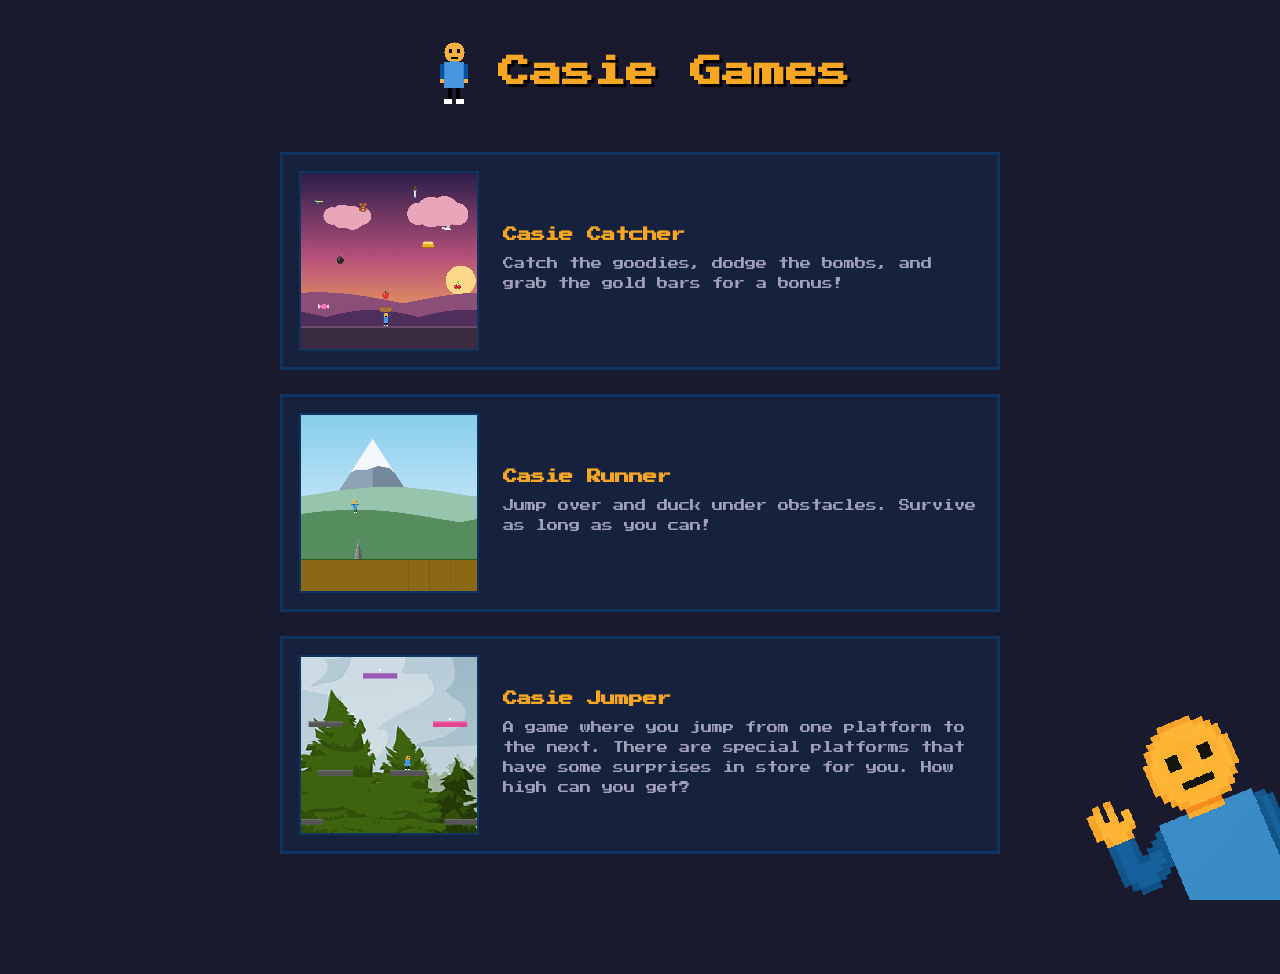
<file: index.html>
<!DOCTYPE html>
<html lang="en">
<head>
  <meta charset="UTF-8">
  <meta name="viewport" content="width=device-width, initial-scale=1.0">
  <link rel="preconnect" href="https://fonts.googleapis.com">
  <link rel="preconnect" href="https://fonts.gstatic.com" crossorigin>
  <link href="https://fonts.googleapis.com/css2?family=Press+Start+2P&display=swap" rel="stylesheet">
  <link rel="icon" href="favicon.ico" sizes="any">
  <link rel="icon" type="image/png" href="favicon.png">
  <link rel="apple-touch-icon" href="apple-touch-icon.png">
  <title>Casie Games</title>
  <style>
    * { margin: 0; padding: 0; box-sizing: border-box; }

    body {
      background: #1a1a2e;
      color: #e0e0e0;
      font-family: 'Press Start 2P', monospace;
      min-height: 100vh;
      padding: 40px 20px 120px;
      image-rendering: pixelated;
    }

    .header {
      display: flex;
      align-items: center;
      justify-content: center;
      gap: 20px;
      margin-bottom: 48px;
    }

    .header img {
      width: auto;
      height: 64px;
      image-rendering: pixelated;
    }

    .header h1 {
      font-size: 2rem;
      color: #f5a623;
      text-shadow: 3px 3px 0 #000;
    }

    .game-list {
      max-width: 720px;
      margin: 0 auto;
      display: flex;
      flex-direction: column;
      gap: 24px;
    }

    .game-card {
      display: flex;
      align-items: center;
      gap: 24px;
      background: #16213e;
      border: 3px solid #0f3460;
      padding: 16px;
      text-decoration: none;
      color: #e0e0e0;
      transition: border-color 0.15s, transform 0.15s;
    }

    .game-card:hover {
      border-color: #f5a623;
      transform: translateY(-2px);
    }

    .game-card img {
      width: 180px;
      height: auto;
      flex-shrink: 0;
      image-rendering: pixelated;
      border: 2px solid #0f3460;
    }

    .game-info h2 {
      font-size: 0.9rem;
      color: #f5a623;
      margin-bottom: 12px;
    }

    .game-info p {
      font-size: 0.7rem;
      line-height: 1.8;
      color: #a0a0b8;
    }

    .mascot-corner {
      position: fixed;
      bottom: 0;
      right: 0;
      width: 200px;
      height: auto;
      pointer-events: none;
      image-rendering: pixelated;
    }

    @media (max-width: 600px) {
      .header h1 { font-size: 1.2rem; }
      .header img { height: 48px; width: auto; }

      .game-card {
        flex-direction: column;
        text-align: center;
      }

      .game-card img { width: 100%; }
      .mascot-corner { width: 120px; }
    }
  </style>
</head>
<body>
  <div class="header">
    <img src="mascotte.png" alt="Casie mascot">
    <h1>Casie Games</h1>
  </div>

  <div class="game-list">
    <a class="game-card" href="casie-catcher/index.html">
      <img src="casie-catcher.png" alt="Casie Catcher screenshot">
      <div class="game-info">
        <h2>Casie Catcher</h2>
        <p>Catch the goodies, dodge the bombs, and grab the gold bars for a bonus!</p>
      </div>
    </a>
    <a class="game-card" href="casie-runner/index.html">
      <img src="casie-runner.png" alt="Casie Runner screenshot">
      <div class="game-info">
        <h2>Casie Runner</h2>
        <p>Jump over and duck under obstacles. Survive as long as you can!</p>
      </div>
    </a>
    <a class="game-card" href="casie-jumper/index.html">
      <img src="casie-jumper.png" alt="Casie Jumper screenshot">
      <div class="game-info">
        <h2>Casie Jumper</h2>
        <p>A game where you jump from one platform to the next. There are special platforms that have some surprises in store for you. How high can you get?</p>
      </div>
    </a>
  </div>

  <img class="mascot-corner" src="mascotte-wave.png" alt="Casie waving">
  <script data-goatcounter="https://casieboy6.goatcounter.com/count" async src="//gc.zgo.at/count.js"></script>
</body>
</html>
</file>
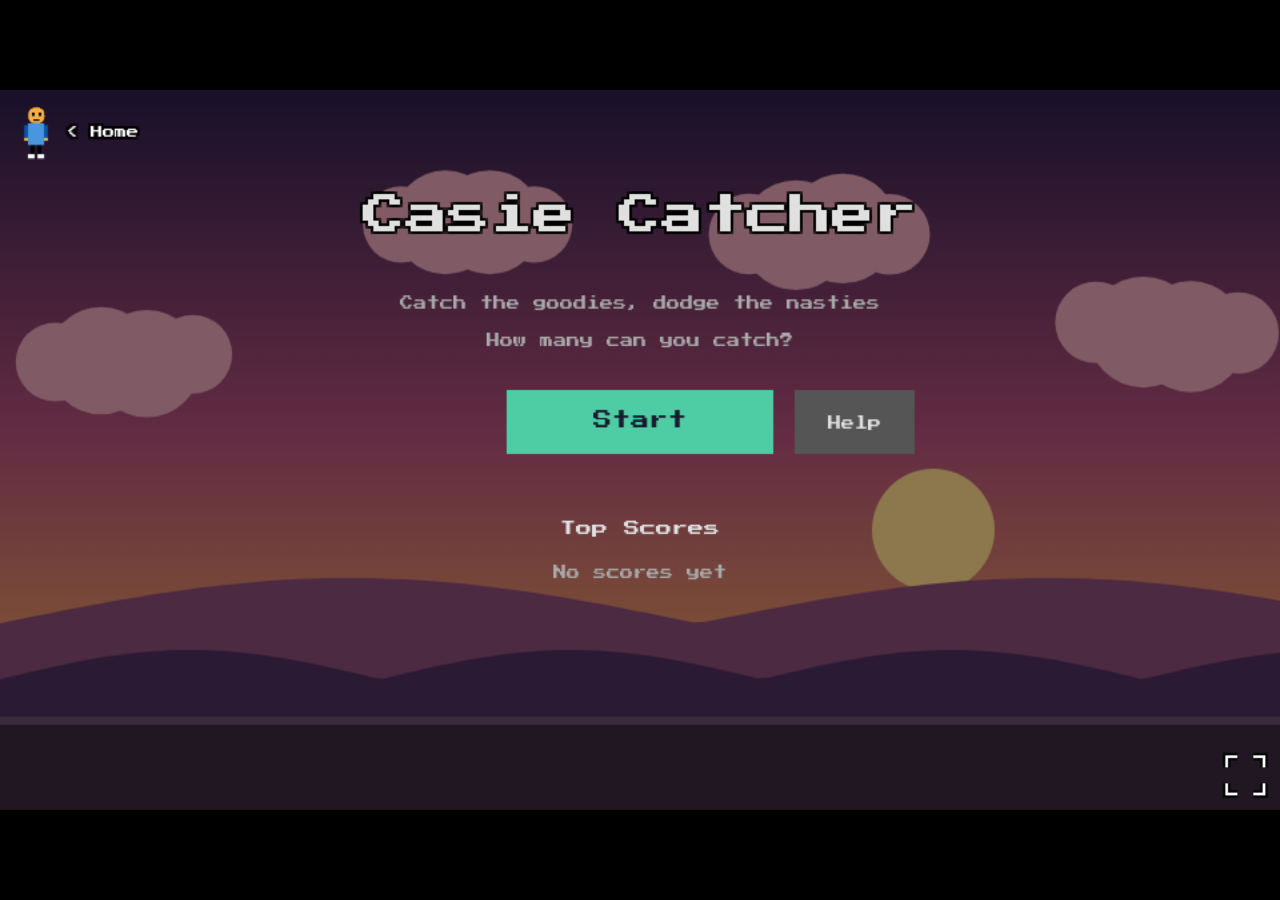
<file: casie-catcher/index.html>
<!DOCTYPE html>
<html lang="en">
<head>
  <meta charset="UTF-8">
  <meta name="viewport" content="width=device-width, initial-scale=1.0, user-scalable=no">
  <link rel="preconnect" href="https://fonts.googleapis.com">
  <link rel="preconnect" href="https://fonts.gstatic.com" crossorigin>
  <link href="https://fonts.googleapis.com/css2?family=Press+Start+2P&display=swap" rel="stylesheet">
  <link rel="icon" href="favicon.ico" sizes="any">
  <link rel="icon" type="image/png" href="favicon.png">
  <link rel="apple-touch-icon" href="apple-touch-icon.png">
  <title>Casie Catcher</title>
  <link rel="stylesheet" href="style.css">
</head>
<body>
  <canvas id="game"></canvas>
  <!-- enterkeyhint labels the soft keyboard's action key "Done" instead of a bare return
       arrow; Enter/Done confirms the name, which is what makes it possible to submit on a
       phone without reaching the on-canvas OK button under the keyboard. -->
  <input id="name-input" type="text" maxlength="16" autocomplete="off" autocapitalize="characters"
    enterkeyhint="done" dir="ltr"
    style="position:fixed;left:0;top:0;opacity:0;width:1px;height:1px;pointer-events:none;">
  <div id="rotate-overlay">
    <p>Please rotate your device to landscape mode</p>
  </div>
  <script src="game.js"></script>
  <script data-goatcounter="https://casieboy6.goatcounter.com/count" async src="//gc.zgo.at/count.js"></script>
</body>
</html>
</file>
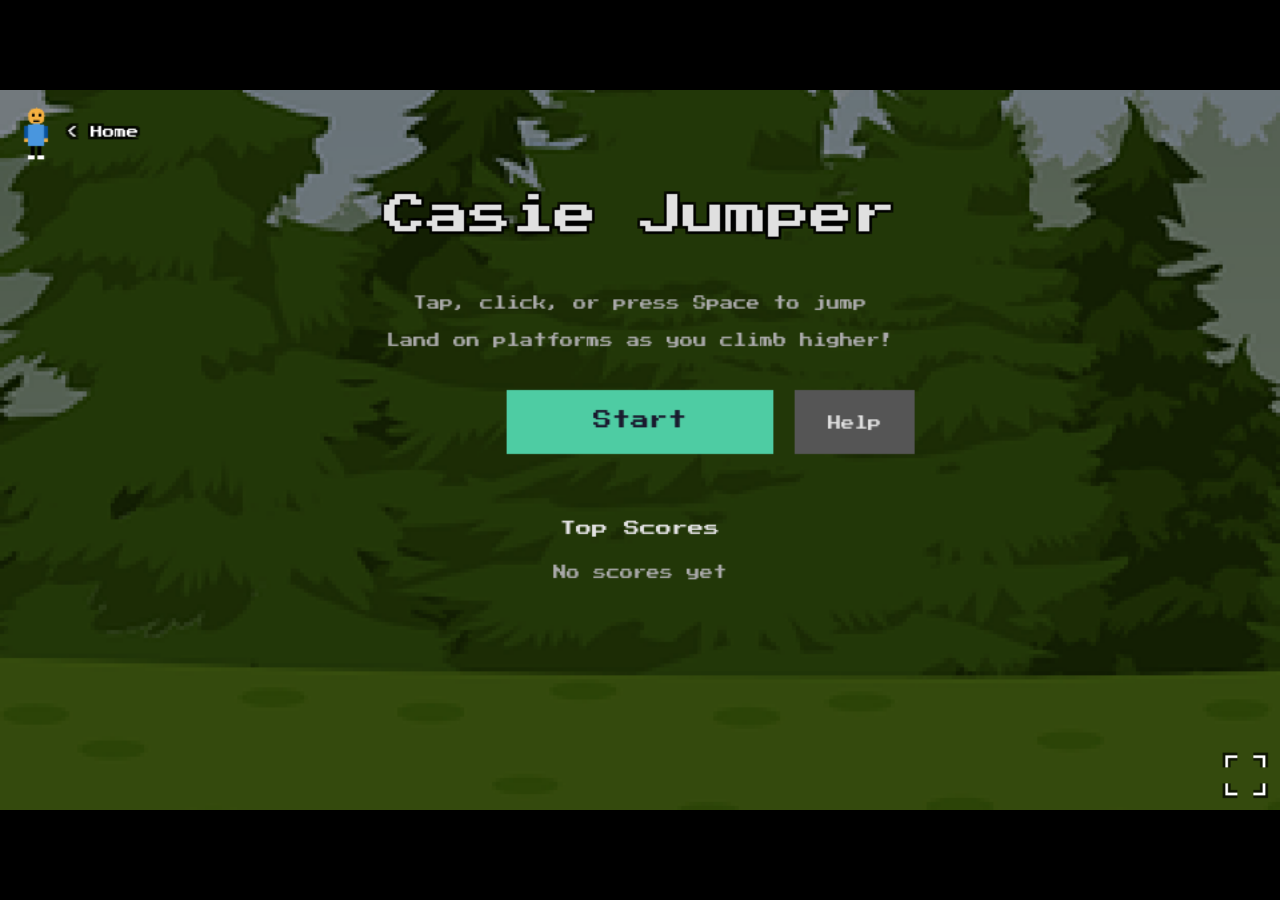
<file: casie-jumper/index.html>
<!DOCTYPE html>
<html lang="en">
<head>
  <meta charset="UTF-8">
  <meta name="viewport" content="width=device-width, initial-scale=1.0, user-scalable=no">
  <link rel="preconnect" href="https://fonts.googleapis.com">
  <link rel="preconnect" href="https://fonts.gstatic.com" crossorigin>
  <link href="https://fonts.googleapis.com/css2?family=Press+Start+2P&display=swap" rel="stylesheet">
  <title>Casie Jumper</title>
  <link rel="stylesheet" href="style.css">
</head>
<body>
  <canvas id="game"></canvas>
  <!-- enterkeyhint labels the soft keyboard's action key "Done" instead of a bare return
       arrow; Enter/Done confirms the name, which is what makes it possible to submit on a
       phone without reaching the on-canvas OK button under the keyboard. -->
  <input id="name-input" type="text" maxlength="16" autocomplete="off" autocapitalize="characters"
    enterkeyhint="done" dir="ltr"
    style="position:fixed;left:0;top:0;opacity:0;width:1px;height:1px;pointer-events:none;">
  <div id="rotate-overlay">
    <p>Please rotate your device to landscape mode</p>
  </div>
  <script src="game.js"></script>
  <script data-goatcounter="https://casieboy6.goatcounter.com/count" async src="//gc.zgo.at/count.js"></script>
</body>
</html>
</file>
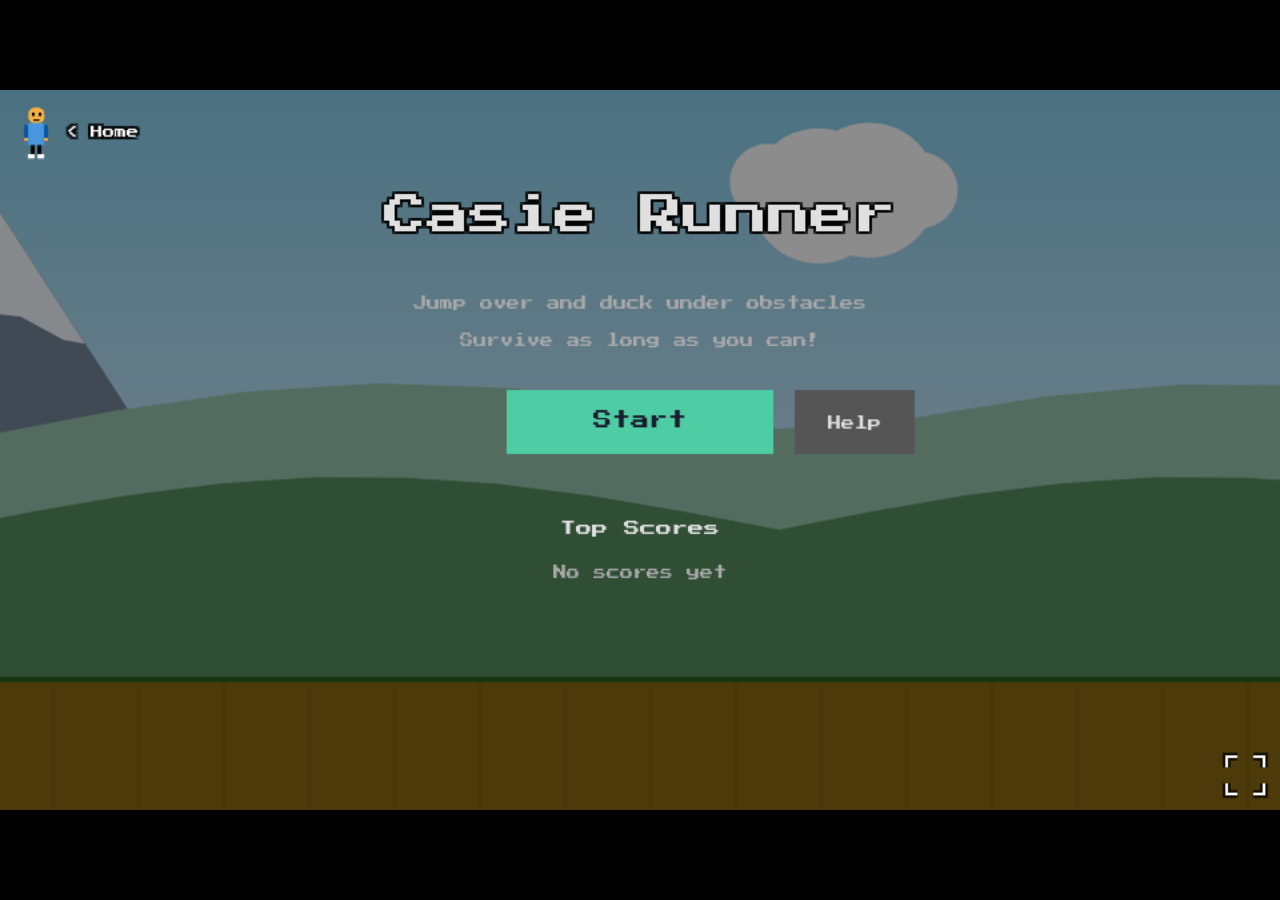
<file: casie-runner/index.html>
<!DOCTYPE html>
<html lang="en">
<head>
  <meta charset="UTF-8">
  <meta name="viewport" content="width=device-width, initial-scale=1.0, user-scalable=no">
  <link rel="preconnect" href="https://fonts.googleapis.com">
  <link rel="preconnect" href="https://fonts.gstatic.com" crossorigin>
  <link href="https://fonts.googleapis.com/css2?family=Press+Start+2P&display=swap" rel="stylesheet">
  <title>Casie Runner</title>
  <link rel="stylesheet" href="style.css">
</head>
<body>
  <canvas id="game"></canvas>
  <!-- enterkeyhint labels the soft keyboard's action key "Done" instead of a bare return
       arrow; Enter/Done confirms the name, which is what makes it possible to submit on a
       phone without reaching the on-canvas OK button under the keyboard. -->
  <input id="name-input" type="text" maxlength="16" autocomplete="off" autocapitalize="characters"
    enterkeyhint="done" dir="ltr"
    style="position:fixed;left:0;top:0;opacity:0;width:1px;height:1px;pointer-events:none;">
  <div id="rotate-overlay">
    <p>Please rotate your device to landscape mode</p>
  </div>
  <script src="game.js"></script>
  <script data-goatcounter="https://casieboy6.goatcounter.com/count" async src="//gc.zgo.at/count.js"></script>
</body>
</html>
</file>
<file: casie-catcher/style.css>
* {
  margin: 0;
  padding: 0;
  box-sizing: border-box;
}

html, body {
  width: 100%;
  height: 100%;
  overflow: hidden;
  background: #000;
  touch-action: none;
  -webkit-touch-callout: none;
  -webkit-user-select: none;
  user-select: none;
}

canvas#game {
  display: block;
}

#rotate-overlay {
  display: none;
  position: fixed;
  inset: 0;
  background: #1a1a2e;
  color: #fff;
  font-family: sans-serif;
  font-size: 1.5rem;
  justify-content: center;
  align-items: center;
  text-align: center;
  z-index: 1000;
}

@media screen and (orientation: portrait) and (max-width: 768px) {
  #rotate-overlay {
    display: flex;
  }
  canvas#game {
    display: none;
  }
}
</file>
<file: casie-jumper/style.css>
* {
  margin: 0;
  padding: 0;
  box-sizing: border-box;
}

html, body {
  width: 100%;
  height: 100%;
  overflow: hidden;
  background: #000;
  touch-action: none;
  -webkit-touch-callout: none;
  -webkit-user-select: none;
  user-select: none;
}

canvas#game {
  display: block;
}

#rotate-overlay {
  display: none;
  position: fixed;
  inset: 0;
  background: #1a1a2e;
  color: #fff;
  font-family: sans-serif;
  font-size: 1.5rem;
  justify-content: center;
  align-items: center;
  text-align: center;
  z-index: 1000;
}

@media screen and (orientation: portrait) and (max-width: 768px) {
  #rotate-overlay {
    display: flex;
  }
  canvas#game {
    display: none;
  }
}
</file>
<file: casie-runner/style.css>
* {
  margin: 0;
  padding: 0;
  box-sizing: border-box;
}

html, body {
  width: 100%;
  height: 100%;
  overflow: hidden;
  background: #000;
  touch-action: none;
  -webkit-touch-callout: none;
  -webkit-user-select: none;
  user-select: none;
}

canvas#game {
  display: block;
}

#rotate-overlay {
  display: none;
  position: fixed;
  inset: 0;
  background: #1a1a2e;
  color: #fff;
  font-family: sans-serif;
  font-size: 1.5rem;
  justify-content: center;
  align-items: center;
  text-align: center;
  z-index: 1000;
}

@media screen and (orientation: portrait) and (max-width: 768px) {
  #rotate-overlay {
    display: flex;
  }
  canvas#game {
    display: none;
  }
}
</file>
